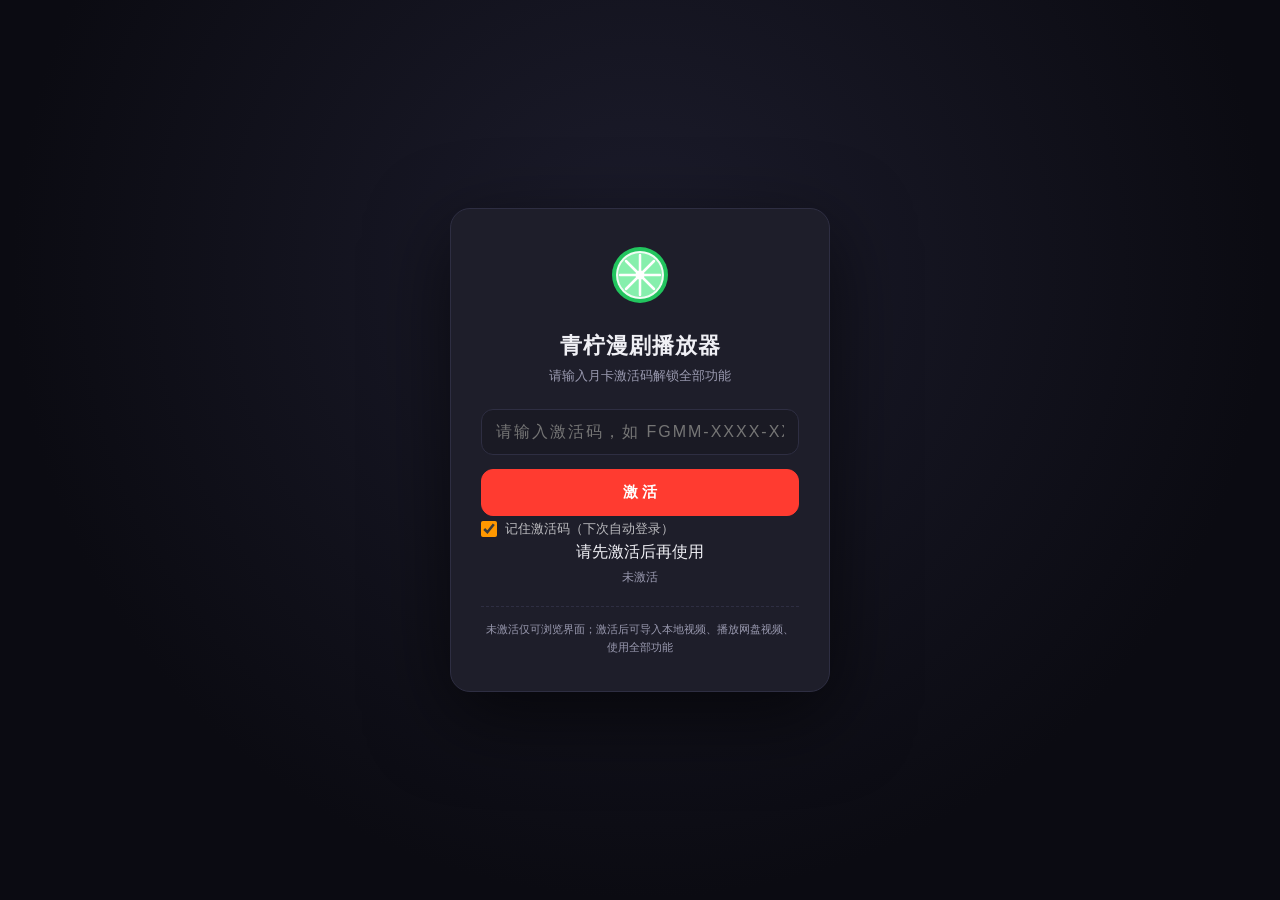
<file: index.html>
<!DOCTYPE html>
<html lang="zh-CN">
<head>
<meta charset="UTF-8">
<meta name="viewport" content="width=device-width, initial-scale=1.0, maximum-scale=1.0, user-scalable=no, viewport-fit=cover">
<meta name="apple-mobile-web-app-capable" content="yes">
<meta name="apple-mobile-web-app-status-bar-style" content="black-translucent">
<meta name="apple-mobile-web-app-title" content="青柠漫剧">
<meta name="theme-color" content="#12121a">
<meta name="format-detection" content="telephone=no">
<meta name="mobile-web-app-capable" content="yes">
<meta name="screen-orientation" content="portrait">
<meta name="x5-fullscreen" content="true">
<meta name="x5-page-mode" content="app">
<title>青柠漫剧播放器</title>
<link rel="manifest" href="manifest.json">
<link rel="apple-touch-icon" href="icons/icon-192.png">
<link rel="apple-touch-icon" sizes="152x152" href="icons/icon-192.png">
<link rel="apple-touch-icon" sizes="180x180" href="icons/icon-192.png">
<link rel="apple-touch-icon" sizes="167x167" href="icons/icon-192.png">
<!-- iOS 启动画面 -->
<link rel="apple-touch-startup-image" href="icons/icon-512.png" media="(device-width: 428px) and (device-height: 926px) and (-webkit-device-pixel-ratio: 3)">
<link rel="apple-touch-startup-image" href="icons/icon-512.png" media="(device-width: 390px) and (device-height: 844px) and (-webkit-device-pixel-ratio: 3)">
<link rel="apple-touch-startup-image" href="icons/icon-512.png" media="(device-width: 393px) and (device-height: 852px) and (-webkit-device-pixel-ratio: 3)">
<link rel="apple-touch-startup-image" href="icons/icon-512.png" media="(device-width: 414px) and (device-height: 896px) and (-webkit-device-pixel-ratio: 3)">
<link rel="apple-touch-startup-image" href="icons/icon-512.png" media="(device-width: 375px) and (device-height: 812px) and (-webkit-device-pixel-ratio: 3)">
<link rel="apple-touch-startup-image" href="icons/icon-512.png" media="(device-width: 375px) and (device-height: 667px) and (-webkit-device-pixel-ratio: 2)">
<link rel="apple-touch-startup-image" href="icons/icon-512.png" media="(device-width: 768px) and (device-height: 1024px) and (-webkit-device-pixel-ratio: 2)">
<link rel="apple-touch-startup-image" href="icons/icon-512.png" media="(device-width: 820px) and (device-height: 1180px) and (-webkit-device-pixel-ratio: 2)">
<link rel="apple-touch-startup-image" href="icons/icon-512.png" media="(device-width: 834px) and (device-height: 1194px) and (-webkit-device-pixel-ratio: 2)">
<link rel="stylesheet" href="css/style.css">
</head>
<body>

<div class="app" id="app">

  <!-- ======== 顶部工具条 ======== -->
  <header class="toolbar">
    <div class="brand">
      <div class="brand-icon">
        <svg viewBox="0 0 64 64" width="28" height="28">
          <circle cx="32" cy="32" r="28" fill="#22c55e"/>
          <circle cx="32" cy="32" r="24" fill="#f0fdf4"/>
          <circle cx="32" cy="32" r="22" fill="#86efac"/>
          <g stroke="#fff" stroke-width="2.5" stroke-linecap="round">
            <line x1="32" y1="12" x2="32" y2="52"/>
            <line x1="12" y1="32" x2="52" y2="32"/>
            <line x1="18" y1="18" x2="46" y2="46"/>
            <line x1="46" y1="18" x2="18" y2="46"/>
          </g>
          <circle cx="32" cy="32" r="4.5" fill="#fff"/>
        </svg>
      </div>
      <span class="brand-name" id="brandName">青柠漫剧播放器</span>
    </div>
    <div class="toolbar-actions">
      <button class="tb-btn" id="btnImport" title="导入视频 / 封面图">
        <svg viewBox="0 0 24 24"><path d="M12 16V4m0 0 4 4m-4-4L8 8M4 16v3a1 1 0 0 0 1 1h14a1 1 0 0 0 1-1v-3"/></svg>
        <span>导入</span>
      </button>
      <!-- 导入选择菜单（视频/图片） -->
      <div class="import-menu" id="importMenu" hidden>
        <div class="import-item" id="impVideo">🎬 导入视频</div>
        <div class="import-item" id="impImage">🖼️ 导入封面图</div>
      </div>
      <button class="tb-btn" id="btnNetwork" title="添加网盘 / 网络视频链接">
        <svg viewBox="0 0 24 24"><path d="M12 3a7 7 0 0 0-7 7c0 3.5 2.4 5.3 4 7.5l1 2.5h4l1-2.5c1.6-2.2 4-4 4-7.5a7 7 0 0 0-7-7z"/><circle cx="12" cy="10" r="2.6"/></svg>
        <span>网盘链接</span>
      </button>
      <button class="tb-btn" id="btnSettings" title="播放器设置">
        <svg viewBox="0 0 24 24"><path d="M12 15.5a3.5 3.5 0 1 0 0-7 3.5 3.5 0 0 0 0 7z"/><path d="M19.4 13a7.6 7.6 0 0 0 .1-1 7.6 7.6 0 0 0-.1-1l2-1.6-2-3.4-2.4 1a7.7 7.7 0 0 0-1.7-1L15 3.5h-4l-.4 2.5a7.7 7.7 0 0 0-1.7 1l-2.4-1-2 3.4 2 1.6a7.6 7.6 0 0 0 0 2l-2 1.6 2 3.4 2.4-1a7.7 7.7 0 0 0 1.7 1l.4 2.5h4l.4-2.5a7.7 7.7 0 0 0 1.7-1l2.4 1 2-3.4-2-1.6z"/></svg>
        <span>设置</span>
      </button>
    </div>
  </header>

  <!-- ======== 主体 ======== -->
  <main class="main">
    <!-- 播放器列 -->
    <section class="player-column">
      <!-- 播放器外框（颜色可自定义） -->
      <div class="player-frame" id="playerFrame">
        <!-- 视频舞台 -->
        <div class="video-stage" id="videoStage">
          <!-- 视频缩放容器（双手缩放/平移，不影响播放） -->
          <div class="video-zoom-wrap" id="videoZoomWrap">
            <video id="video" playsinline webkit-playsinline preload="auto"></video>
          </div>
          <!-- 弹幕层 -->
          <div class="danmaku-layer" id="danmakuLayer"></div>

          <!-- 封面 / 空集提示层 -->
          <div class="poster-layer" id="posterLayer">
            <div class="poster-zoom-wrap" id="posterZoomWrap">
              <img id="posterImg" alt="封面" hidden>
            </div>
            <div class="poster-empty" id="posterEmpty">
              <div class="pe-icon">🎬</div>
              <div class="pe-text" id="posterEmptyText">第 1 集暂无视频<br>点击「导入」添加视频或输入网盘链接</div>
            </div>
          </div>

          <!-- 兼容转码提示（HEVC 等无法直接播放的视频） -->
          <div class="convert-tip" id="convertTip" hidden>
            <div style="flex:1;">
              <div class="ct-text" id="convertText">该视频编码可能不被支持（常见于网盘下载的 HEVC/H.265 视频），播放器可一键转码后播放</div>
              <div class="convert-progress" id="convertProgress" hidden>
                <div class="convert-progress-bar" id="convertProgressBar"></div>
              </div>
              <div class="convert-progress-text" id="convertProgressText" hidden></div>
            </div>
            <button class="m-btn primary" id="btnConvert">一键转码播放</button>
          </div>

          <!-- 顶部信息栏（视频中播放器风格：返回+剧名+集数） -->
          <div class="title-bar" id="titleBar">
            <button class="tb-back" id="btnBack" title="返回">‹</button>
            <div class="title-info">
              <span class="title-series" id="titleSeriesName">朝朝入梦（已完结）</span>
              <span class="title-ep" id="titleBarText">第2集</span>
            </div>
            <button class="tb-fs" id="btnTitleFull" title="全屏">⛶</button>
          </div>

          <!-- 中央播放按钮 -->
          <div class="center-play" id="centerPlay" hidden>
            <svg viewBox="0 0 24 24"><path d="M8 5v14l11-7z" fill="currentColor"/></svg>
          </div>

          <!-- 加载中 -->
          <div class="loading" id="loading" hidden><div class="spinner"></div><span>加载中…</span></div>

          <!-- 底部控制栏（极简风格：橙色暂停+时间+进度+总时长+选集+更多+全屏） -->
          <div class="controls" id="controls">
            <!-- 弹幕输入行（可在设置中开关） -->
            <div class="danmaku-row">
              <input type="text" class="danmaku-input" id="danmakuInput" placeholder="发弹幕，按回车发送" maxlength="50">
              <button class="danmaku-send" id="btnDanmakuSend">发送</button>
            </div>
            <div class="controls-row">
              <!-- 橙色暂停按钮 -->
              <button class="c-btn play-btn" id="btnPlay" title="播放 / 暂停">
                <svg id="icPlay" viewBox="0 0 24 24"><path d="M8 5v14l11-7z" fill="currentColor"/></svg>
                <svg id="icPause" viewBox="0 0 24 24" hidden><path d="M6 5h4v14H6zM14 5h4v14h-4z" fill="currentColor"/></svg>
              </button>

              <!-- 当前时间 -->
              <span class="time-label" id="curTime">00:00</span>

              <!-- 进度条 -->
              <div class="seek-wrap">
                <input type="range" id="seek" class="seek" min="0" max="1000" value="0" step="1">
              </div>

              <!-- 总时长 -->
              <span class="time-label" id="durTime">05:00</span>

              <!-- 下一集 -->
              <button class="c-btn" id="btnNext" title="下一集">
                <svg viewBox="0 0 24 24"><path d="M5 5v14l9-7z" fill="currentColor"/><rect x="16" y="5" width="2.6" height="14" fill="currentColor"/></svg>
              </button>

              <!-- 蓝色选集按钮 -->
              <button class="ep-toggle-btn" id="btnEpToggle" title="选集">选集</button>

              <!-- 更多按钮（倍速/比例/循环/音量/弹幕等高级功能） -->
              <div class="more-wrap">
                <button class="c-btn more-btn" id="btnMore" title="更多">⋯</button>
                <div class="more-menu" id="moreMenu" hidden>
                  <div class="mm-section">
                    <div class="mm-label">播放速度</div>
                    <div class="mm-speed-row">
                      <div class="mm-speed-item" data-s="0.5">0.5x</div>
                      <div class="mm-speed-item" data-s="0.75">0.75x</div>
                      <div class="mm-speed-item active" data-s="1">1.0x</div>
                      <div class="mm-speed-item" data-s="1.25">1.25x</div>
                      <div class="mm-speed-item" data-s="1.5">1.5x</div>
                      <div class="mm-speed-item" data-s="2">2.0x</div>
                      <div class="mm-speed-item" data-s="3">3.0x</div>
                    </div>
                  </div>
                  <div class="mm-section">
                    <div class="mm-label">画面比例</div>
                    <div class="mm-ratio-row">
                      <div class="mm-ratio-item active" data-r="auto">自适应</div>
                      <div class="mm-ratio-item" data-r="16:9">16:9</div>
                      <div class="mm-ratio-item" data-r="9:16">9:16</div>
                      <div class="mm-ratio-item" data-r="4:3">4:3</div>
                      <div class="mm-ratio-item" data-r="origin">原始</div>
                    </div>
                  </div>
                  <div class="mm-section mm-row-section">
                    <div class="mm-toggle-item" id="mmLoop">
                      <span>循环播放</span>
                      <div class="mm-switch" id="mmLoopSwitch"><div class="mm-switch-dot"></div></div>
                    </div>
                    <div class="mm-toggle-item" id="mmDanmaku">
                      <span>弹幕显示</span>
                      <div class="mm-switch active" id="mmDanmakuSwitch"><div class="mm-switch-dot"></div></div>
                    </div>
                  </div>
                  <div class="mm-section">
                    <div class="mm-label">音量</div>
                    <div class="mm-vol-row">
                      <svg viewBox="0 0 24 24" width="18" height="18"><path d="M3 9v6h4l5 5V4L7 9H3z" fill="currentColor"/></svg>
                      <input type="range" id="vol" class="vol mm-vol" min="0" max="100" value="100">
                    </div>
                  </div>
                </div>
              </div>

              <!-- 全屏按钮 -->
              <button class="c-btn" id="btnFull" title="全屏">
                <svg viewBox="0 0 24 24"><path d="M4 9V4h5M20 9V4h-5M4 15v5h5M20 15v5h-5" stroke="currentColor" stroke-width="2" fill="none" stroke-linecap="round"/></svg>
              </button>
            </div>
          </div>

          <!-- 右侧选集面板（滑入式 overlay，视频中播放器风格） -->
          <aside class="episode-panel" id="episodePanel">
            <div class="ep-header">
              <span>选集</span>
              <button class="ep-set" id="btnEpSet" title="设置集数">⚙</button>
              <button class="ep-close" id="btnEpClose" title="关闭">×</button>
            </div>
            <div class="ep-list" id="epList"></div>
            <div class="ep-footer">
              <button class="ep-import" id="btnEpImport">导入视频到当前集</button>
            </div>
          </aside>
          <!-- 选集遮罩层（点击关闭选集） -->
          <div class="ep-mask" id="epMask"></div>
        </div>
      </div>

      <!-- 播放器说明条 -->
      <div class="hint-bar" id="hintBar">
        <span>💡 点击「选集」右侧滑出剧集列表；控制栏2秒无操作自动隐藏，点击画面唤出。支持导入本地视频/封面、网盘链接（m3u8/mp4/flv）、弹幕、倍速、画面缩放。</span>
      </div>
    </section>
  </main>
</div>

<!-- ======== 激活遮罩（月卡） ======== -->
<div class="activate-mask" id="activateMask" hidden>
  <div class="activate-box">
    <div class="act-logo">
      <svg viewBox="0 0 64 64" width="64" height="64">
        <circle cx="32" cy="32" r="28" fill="#22c55e"/>
        <circle cx="32" cy="32" r="24" fill="#f0fdf4"/>
        <circle cx="32" cy="32" r="22" fill="#86efac"/>
        <g stroke="#fff" stroke-width="2.5" stroke-linecap="round">
          <line x1="32" y1="12" x2="32" y2="52"/>
          <line x1="12" y1="32" x2="52" y2="32"/>
          <line x1="18" y1="18" x2="46" y2="46"/>
          <line x1="46" y1="18" x2="18" y2="46"/>
        </g>
        <circle cx="32" cy="32" r="4.5" fill="#fff"/>
      </svg>
    </div>
    <div class="act-title">青柠漫剧播放器</div>
    <div class="act-sub">请输入月卡激活码解锁全部功能</div>
    <input type="text" id="actCode" maxlength="24" placeholder="请输入激活码，如 FGMM-XXXX-XXXX">
    <button class="m-btn primary act-btn" id="btnActivate">激 活</button>
    <label class="act-remember">
      <input type="checkbox" id="actRemember" checked>
      <span>记住激活码（下次自动登录）</span>
    </label>
    <div class="act-msg" id="actMsg"></div>
    <div class="act-exp" id="actExp"></div>
    <div class="act-foot">未激活仅可浏览界面；激活后可导入本地视频、播放网盘视频、使用全部功能</div>
  </div>
</div>
<!-- 隐藏的文件选择输入 -->
<input type="file" id="fileVideo" accept="video/*" hidden>
<input type="file" id="fileImage" accept="image/*" hidden>

<!-- ======== 模态框：设置 ======== -->
<div class="modal-mask" id="modalSettings" hidden>
  <div class="modal">
    <div class="modal-head"><span>播放器设置</span><button class="modal-close" data-close="modalSettings">×</button></div>
    <div class="modal-body">
      <div class="form-item">
        <label>剧集名称（可修改）</label>
        <input type="text" id="setSeriesName" placeholder="例如：春风渡（未删减版）">
      </div>
      <div class="form-item">
        <label>选集总数（人为设置，不必等于实际视频数）</label>
        <input type="number" id="setEpCount" min="1" max="999" value="12">
      </div>
      <div class="form-item">
        <label>当前集标题（显示在顶部窄条，可留空用默认）</label>
        <input type="text" id="setEpTitle" placeholder="例如：玉僧入尘·第一集">
        <button type="button" id="btnGenAllTitles" style="margin-top:8px;width:100%;padding:8px;border-radius:8px;border:1px solid rgba(255,255,255,.15);background:rgba(255,255,255,.06);color:#fff;font-size:13px;cursor:pointer;">一键生成所有集标题（剧名·第N集）</button>
      </div>
      <div class="form-item">
        <label>播放器外框颜色（可自定义）</label>
        <div class="color-row">
          <input type="color" id="setColor" value="#ff3b30">
          <span id="colorPreview">#ff3b30</span>
        </div>
      </div>
      <div class="form-item">
        <label>默认画面比例</label>
        <select id="setRatio">
          <option value="auto">自适应</option>
          <option value="16:9">16:9 横屏</option>
          <option value="9:16">9:16 竖屏</option>
          <option value="4:3">4:3</option>
          <option value="origin">原始尺寸</option>
        </select>
      </div>
      <div class="form-item">
        <label>默认播放速度</label>
        <select id="setSpeed">
          <option value="0.5">0.5x</option>
          <option value="0.75">0.75x</option>
          <option value="1" selected>1.0x</option>
          <option value="1.25">1.25x</option>
          <option value="1.5">1.5x</option>
          <option value="2">2.0x</option>
          <option value="3">3.0x</option>
        </select>
      </div>
      <div class="form-item">
        <label>自定义视频时长（分钟，0=实际时长）</label>
        <input type="number" id="setCustomDuration" min="0" max="9999" step="0.5" placeholder="0" style="width:100%;padding:8px 10px;border-radius:8px;border:1px solid rgba(255,255,255,.15);background:rgba(255,255,255,.06);color:#fff;font-size:14px;box-sizing:border-box;">
      </div>
      <div class="form-item">
        <label>暂停时显示中央播放图标</label>
        <select id="setShowPauseIcon">
          <option value="1">显示</option>
          <option value="0">不显示</option>
        </select>
      </div>
      <div class="form-item">
        <label>选集显示模式</label>
        <select id="setEpDisplayMode">
          <option value="full">显示集数+名字</option>
          <option value="num">只显示集数</option>
        </select>
      </div>
      <div class="form-item">
        <label>弹幕输入框</label>
        <select id="setDanmakuInput">
          <option value="1">显示</option>
          <option value="0">不显示</option>
        </select>
      </div>
      <div class="form-item">
        <label>弹幕模式</label>
        <select id="setDanmakuMode">
          <option value="scroll">滚动飘过（缓慢）</option>
          <option value="fixed">固定不动（屏幕中间）</option>
        </select>
      </div>
      <div class="form-item license-server-config" hidden>
        <label>服务端验证（防止激活码多设备使用）</label>
        <label class="server-switch">
          <input type="checkbox" id="setLicenseServerEnabled">
          <span>启用服务端验证</span>
        </label>
        <input type="text" id="setLicenseServer" placeholder="授权服务器地址，如 http://your-server.com:3000" style="margin-top:8px;">
        <div class="server-hint">启用后，激活码首次激活会绑定设备，其他设备无法使用。需自行部署授权服务器。</div>
      </div>
      <div class="form-item license-status">
        <label>激活状态</label>
        <div class="license-info" id="licenseInfo">未激活</div>
      </div>
    </div>
    <div class="modal-foot">
      <button class="m-btn danger" id="btnClearAll" title="清除所有导入的视频和图片">一键清除</button>
      <button class="m-btn primary" id="btnSaveSettings">保存设置</button>
    </div>
  </div>
</div>

<!-- ======== 模态框：网盘 / 网络链接 ======== -->
<div class="modal-mask" id="modalNetwork" hidden>
  <div class="modal">
    <div class="modal-head"><span>添加网盘 / 网络视频</span><button class="modal-close" data-close="modalNetwork">×</button></div>
    <div class="modal-body">
      <div class="form-item">
        <label>视频直链地址（自动识别 m3u8 / mp4 / flv / webm）</label>
        <input type="url" id="netUrl" placeholder="粘贴视频直链或串流地址…">
      </div>
      <div class="net-tip" id="netTip">
        支持格式：<b>.m3u8</b>（HLS 串流）、<b>.mp4</b>、<b>.flv</b>、<b>.webm</b> 等<b>视频直链</b>地址。<br>
        ⚠️ 若粘贴的是网盘<b>分享页面</b>（pan.baidu.com / pan.quark.cn 等），播放器无法直接解析登录鉴权页面。<br>
        请点击网盘里的「下载」或「获取直链」，复制<b>可直接播放的视频地址</b>（.mp4 / .m3u8 结尾）后粘贴。
      </div>
      <div class="form-item">
        <label>保存到选集（选择集数）</label>
        <select id="netEp"></select>
      </div>
    </div>
    <div class="modal-foot">
      <button class="m-btn" id="btnNetClear">清除该集链接</button>
      <button class="m-btn primary" id="btnNetSave">保存并播放</button>
    </div>
  </div>
</div>

<!-- ======== 模态框：集数快速设置 ======== -->
<div class="modal-mask" id="modalEpSet" hidden>
  <div class="modal modal-sm">
    <div class="modal-head"><span>设置选集数量</span><button class="modal-close" data-close="modalEpSet">×</button></div>
    <div class="modal-body">
      <div class="form-item">
        <label>选集总数</label>
        <input type="number" id="quickEpCount" min="1" max="999" value="12">
      </div>
    </div>
    <div class="modal-foot">
      <button class="m-btn primary" id="btnQuickEpSave">确定</button>
    </div>
  </div>
</div>

<script src="js/db.js"></script>
<script src="js/hls.min.js"></script>
<script src="js/flv.min.js"></script>
<script>
  if ('serviceWorker' in navigator) {
    if (location.hostname === 'localhost' || location.hostname === '127.0.0.1') {
      navigator.serviceWorker.getRegistrations().then(function (regs) {
        regs.forEach(function (r) { r.unregister(); });
      }).catch(function () {});
    } else {
      window.addEventListener('load', function () {
        navigator.serviceWorker.register('./sw.js').catch(function () {});
      });
    }
  }
</script>
<script src="js/app.js"></script>
</body>
</html>
</file>
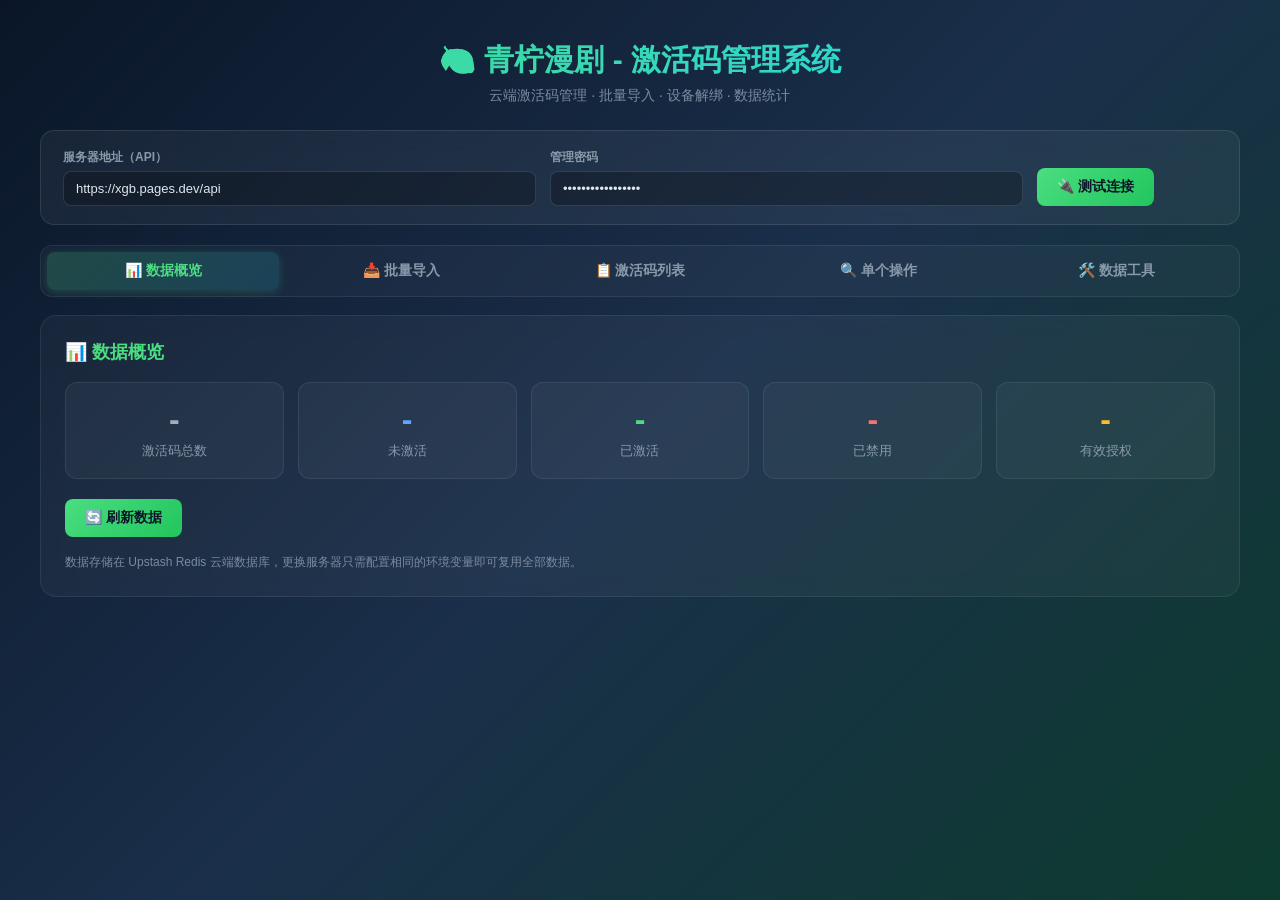
<file: admin.html>
<!DOCTYPE html>
<html lang="zh-CN">
<head>
<meta charset="UTF-8">
<meta name="viewport" content="width=device-width, initial-scale=1.0">
<title>青柠漫剧 - 激活码管理系统</title>
<style>
  * { margin: 0; padding: 0; box-sizing: border-box; }
  body {
    font-family: -apple-system, BlinkMacSystemFont, 'Segoe UI', 'PingFang SC', 'Microsoft YaHei', sans-serif;
    background: linear-gradient(135deg, #0a1628 0%, #1a2f4a 50%, #0d3b2e 100%);
    min-height: 100vh;
    color: #e0e6ed;
    padding: 20px;
  }
  .container { max-width: 1200px; margin: 0 auto; }

  /* 顶部标题 */
  .header {
    text-align: center;
    padding: 20px 0 25px;
  }
  .header h1 {
    font-size: 30px;
    background: linear-gradient(90deg, #4ade80, #22d3ee);
    -webkit-background-clip: text;
    -webkit-text-fill-color: transparent;
    margin-bottom: 6px;
  }
  .header p { color: #7a8ba0; font-size: 14px; }

  /* 配置栏 */
  .config-bar {
    background: rgba(255,255,255,0.05);
    border: 1px solid rgba(255,255,255,0.1);
    border-radius: 14px;
    padding: 18px 22px;
    margin-bottom: 20px;
    display: flex;
    gap: 14px;
    flex-wrap: wrap;
    align-items: flex-end;
    backdrop-filter: blur(10px);
  }
  .config-bar .form-group { margin-bottom: 0; flex: 1; min-width: 180px; }
  .config-bar label { font-size: 12px; color: #8899aa; margin-bottom: 5px; }
  .config-bar input { padding: 9px 12px; font-size: 13px; }
  .conn-status {
    font-size: 12px;
    padding: 4px 10px;
    border-radius: 20px;
    font-weight: 600;
    display: inline-block;
    margin-top: 6px;
  }
  .conn-status.ok { background: rgba(74,222,128,0.15); color: #4ade80; }
  .conn-status.fail { background: rgba(248,113,113,0.15); color: #f87171; }

  /* 标签页 */
  .tabs {
    display: flex;
    gap: 6px;
    margin-bottom: 18px;
    flex-wrap: wrap;
    background: rgba(255,255,255,0.03);
    padding: 6px;
    border-radius: 12px;
    border: 1px solid rgba(255,255,255,0.08);
  }
  .tab {
    padding: 10px 18px;
    background: transparent;
    color: #8899aa;
    border: none;
    border-radius: 8px;
    cursor: pointer;
    font-size: 14px;
    font-weight: 600;
    transition: all 0.2s;
    flex: 1;
    min-width: 100px;
  }
  .tab:hover { color: #c0d0e0; background: rgba(255,255,255,0.05); }
  .tab.active {
    background: linear-gradient(135deg, rgba(74,222,128,0.2), rgba(34,211,238,0.15));
    color: #4ade80;
    box-shadow: 0 2px 10px rgba(74,222,128,0.2);
  }

  /* 面板 */
  .panel {
    background: rgba(255,255,255,0.04);
    border: 1px solid rgba(255,255,255,0.08);
    border-radius: 16px;
    padding: 24px;
    backdrop-filter: blur(10px);
    display: none;
  }
  .panel.active { display: block; }
  .panel h2 {
    font-size: 18px;
    color: #4ade80;
    margin-bottom: 18px;
    display: flex;
    align-items: center;
    gap: 8px;
  }

  /* 统计卡片 */
  .stats-grid {
    display: grid;
    grid-template-columns: repeat(auto-fit, minmax(160px, 1fr));
    gap: 14px;
    margin-bottom: 20px;
  }
  .stat-card {
    background: rgba(255,255,255,0.04);
    border: 1px solid rgba(255,255,255,0.08);
    border-radius: 12px;
    padding: 18px;
    text-align: center;
    transition: transform 0.2s;
  }
  .stat-card:hover { transform: translateY(-2px); }
  .stat-card .num { font-size: 32px; font-weight: 700; }
  .stat-card .label { font-size: 13px; color: #8899aa; margin-top: 4px; }
  .stat-card.total .num { color: #a0aec0; }
  .stat-card.unused .num { color: #60a5fa; }
  .stat-card.activated .num { color: #4ade80; }
  .stat-card.disabled .num { color: #f87171; }
  .stat-card.licenses .num { color: #fbbf24; }

  /* 表单 */
  .form-group { margin-bottom: 16px; }
  label {
    display: block;
    color: #a0b0c0;
    margin-bottom: 6px;
    font-weight: 600;
    font-size: 13px;
  }
  input, select, textarea {
    width: 100%;
    padding: 10px 14px;
    background: rgba(0,0,0,0.25);
    border: 1px solid rgba(255,255,255,0.12);
    border-radius: 8px;
    color: #e0e6ed;
    font-size: 14px;
    transition: border-color 0.2s;
    outline: none;
  }
  input:focus, select:focus, textarea:focus { border-color: #4ade80; }
  textarea { resize: vertical; min-height: 140px; font-family: 'Courier New', monospace; font-size: 13px; line-height: 1.6; }
  select option { background: #1a2f4a; }

  .row { display: flex; gap: 12px; flex-wrap: wrap; }
  .row .form-group { flex: 1; min-width: 150px; }

  /* 按钮 */
  .btn-group { display: flex; gap: 8px; margin-top: 16px; flex-wrap: wrap; }
  button {
    padding: 10px 20px;
    border: none;
    border-radius: 8px;
    font-size: 14px;
    font-weight: 600;
    cursor: pointer;
    transition: all 0.2s;
  }
  button:hover { transform: translateY(-1px); }
  button:disabled { opacity: 0.5; cursor: not-allowed; transform: none; }
  .btn-primary {
    background: linear-gradient(135deg, #4ade80, #22c55e);
    color: #0a1628;
  }
  .btn-primary:hover { box-shadow: 0 4px 15px rgba(74,222,128,0.35); }
  .btn-secondary {
    background: rgba(255,255,255,0.08);
    color: #c0d0e0;
    border: 1px solid rgba(255,255,255,0.15);
  }
  .btn-secondary:hover { background: rgba(255,255,255,0.12); }
  .btn-danger {
    background: rgba(248,113,113,0.15);
    color: #f87171;
    border: 1px solid rgba(248,113,113,0.3);
  }
  .btn-danger:hover { background: rgba(248,113,113,0.25); }
  .btn-warning {
    background: rgba(251,191,36,0.15);
    color: #fbbf24;
    border: 1px solid rgba(251,191,36,0.3);
  }
  .btn-warning:hover { background: rgba(251,191,36,0.25); }
  .btn-info {
    background: rgba(96,165,250,0.15);
    color: #60a5fa;
    border: 1px solid rgba(96,165,250,0.3);
  }
  .btn-info:hover { background: rgba(96,165,250,0.25); }
  .btn-sm { padding: 6px 12px; font-size: 12px; }

  /* 表格 */
  .table-wrap {
    overflow-x: auto;
    border-radius: 10px;
    border: 1px solid rgba(255,255,255,0.08);
  }
  table {
    width: 100%;
    border-collapse: collapse;
    font-size: 13px;
  }
  thead { background: rgba(74,222,128,0.08); }
  th {
    padding: 12px 14px;
    text-align: left;
    color: #4ade80;
    font-weight: 600;
    white-space: nowrap;
    border-bottom: 1px solid rgba(255,255,255,0.1);
  }
  td {
    padding: 11px 14px;
    border-bottom: 1px solid rgba(255,255,255,0.05);
    color: #c0d0e0;
  }
  tbody tr:hover { background: rgba(255,255,255,0.03); }
  .code-text { font-family: 'Courier New', monospace; color: #60a5fa; font-weight: 600; letter-spacing: 0.5px; }

  /* 状态标签 */
  .badge {
    display: inline-block;
    padding: 3px 10px;
    border-radius: 20px;
    font-size: 11px;
    font-weight: 600;
  }
  .badge.unused { background: rgba(96,165,250,0.15); color: #60a5fa; }
  .badge.activated { background: rgba(74,222,128,0.15); color: #4ade80; }
  .badge.disabled { background: rgba(248,113,113,0.15); color: #f87171; }
  .badge.type-D { background: rgba(74,222,128,0.12); color: #86efac; }
  .badge.type-M { background: rgba(96,165,250,0.12); color: #93c5fd; }
  .badge.type-Y { background: rgba(251,191,36,0.12); color: #fcd34d; }

  /* 分页 */
  .pagination {
    display: flex;
    justify-content: space-between;
    align-items: center;
    margin-top: 16px;
    flex-wrap: wrap;
    gap: 10px;
  }
  .pagination .info { font-size: 13px; color: #8899aa; }
  .page-btns { display: flex; gap: 6px; }
  .page-btns button {
    padding: 6px 12px;
    font-size: 12px;
    background: rgba(255,255,255,0.06);
    color: #a0b0c0;
    border: 1px solid rgba(255,255,255,0.1);
  }
  .page-btns button.active {
    background: rgba(74,222,128,0.2);
    color: #4ade80;
    border-color: rgba(74,222,128,0.4);
  }
  .page-btns button:disabled { opacity: 0.4; }

  /* 筛选栏 */
  .filter-bar {
    display: flex;
    gap: 10px;
    margin-bottom: 16px;
    flex-wrap: wrap;
    align-items: flex-end;
  }
  .filter-bar .form-group { margin-bottom: 0; flex: 1; min-width: 140px; }
  .filter-bar label { font-size: 12px; color: #8899aa; }

  /* 操作按钮组 */
  .action-btns { display: flex; gap: 4px; flex-wrap: wrap; }
  .action-btns button { padding: 4px 8px; font-size: 11px; }

  /* 提示消息 */
  .toast {
    position: fixed;
    top: 20px;
    left: 50%;
    transform: translateX(-50%);
    padding: 12px 24px;
    border-radius: 10px;
    font-weight: 600;
    font-size: 14px;
    z-index: 9999;
    opacity: 0;
    transition: opacity 0.3s;
    max-width: 90%;
  }
  .toast.show { opacity: 1; }
  .toast.success { background: rgba(74,222,128,0.95); color: #0a1628; }
  .toast.error { background: rgba(248,113,113,0.95); color: #fff; }
  .toast.info { background: rgba(96,165,250,0.95); color: #fff; }

  /* 详情卡片 */
  .detail-card {
    background: rgba(0,0,0,0.2);
    border: 1px solid rgba(255,255,255,0.08);
    border-radius: 10px;
    padding: 18px;
    margin-top: 16px;
  }
  .detail-row {
    display: flex;
    padding: 8px 0;
    border-bottom: 1px solid rgba(255,255,255,0.05);
    font-size: 13px;
  }
  .detail-row:last-child { border-bottom: none; }
  .detail-row .key { width: 140px; color: #8899aa; flex-shrink: 0; }
  .detail-row .val { color: #e0e6ed; word-break: break-all; }

  /* 导入结果 */
  .import-result {
    margin-top: 16px;
    padding: 14px;
    background: rgba(0,0,0,0.2);
    border-radius: 10px;
    font-size: 13px;
    display: none;
  }
  .import-result.show { display: block; }
  .import-result .line { padding: 4px 0; color: #c0d0e0; }
  .import-result .line strong { color: #4ade80; }

  .hint {
    font-size: 12px;
    color: #7a8ba0;
    margin-top: 6px;
    line-height: 1.6;
  }
  .hint code {
    background: rgba(0,0,0,0.3);
    padding: 2px 6px;
    border-radius: 4px;
    color: #60a5fa;
    font-size: 11px;
  }

  /* 加载动画 */
  .loading {
    display: inline-block;
    width: 16px;
    height: 16px;
    border: 2px solid rgba(255,255,255,0.2);
    border-top-color: #4ade80;
    border-radius: 50%;
    animation: spin 0.8s linear infinite;
    vertical-align: middle;
    margin-right: 6px;
  }
  @keyframes spin { to { transform: rotate(360deg); } }

  .empty-state {
    text-align: center;
    padding: 40px 20px;
    color: #7a8ba0;
  }
  .empty-state .icon { font-size: 48px; margin-bottom: 10px; }
</style>
</head>
<body>
<div class="container">
  <div class="header">
    <h1>🍋 青柠漫剧 - 激活码管理系统</h1>
    <p>云端激活码管理 · 批量导入 · 设备解绑 · 数据统计</p>
  </div>

  <!-- 配置栏 -->
  <div class="config-bar">
    <div class="form-group">
      <label>服务器地址（API）</label>
      <input type="text" id="serverUrl" value="https://xgb.pages.dev/api" placeholder="https://你的项目名.pages.dev/api">
    </div>
    <div class="form-group">
      <label>管理密码</label>
      <input type="password" id="adminPassword" value="orange-admin-2026" placeholder="ADMIN_PASSWORD">
    </div>
    <div class="form-group" style="flex:0 0 auto;">
      <button class="btn btn-primary" onclick="testConnection()">🔌 测试连接</button>
      <div id="connStatus" class="conn-status" style="display:none;"></div>
    </div>
  </div>

  <!-- 标签页 -->
  <div class="tabs">
    <button class="tab active" onclick="switchTab('overview')">📊 数据概览</button>
    <button class="tab" onclick="switchTab('import')">📥 批量导入</button>
    <button class="tab" onclick="switchTab('list')">📋 激活码列表</button>
    <button class="tab" onclick="switchTab('single')">🔍 单个操作</button>
    <button class="tab" onclick="switchTab('tools')">🛠️ 数据工具</button>
  </div>

  <!-- 数据概览 -->
  <div class="panel active" id="panel-overview">
    <h2>📊 数据概览</h2>
    <div class="stats-grid" id="statsGrid">
      <div class="stat-card total"><div class="num">-</div><div class="label">激活码总数</div></div>
      <div class="stat-card unused"><div class="num">-</div><div class="label">未激活</div></div>
      <div class="stat-card activated"><div class="num">-</div><div class="label">已激活</div></div>
      <div class="stat-card disabled"><div class="num">-</div><div class="label">已禁用</div></div>
      <div class="stat-card licenses"><div class="num">-</div><div class="label">有效授权</div></div>
    </div>
    <div class="btn-group">
      <button class="btn btn-primary" onclick="loadStats()">🔄 刷新数据</button>
    </div>
    <div class="hint" style="margin-top:16px;">
      数据存储在 Upstash Redis 云端数据库，更换服务器只需配置相同的环境变量即可复用全部数据。
    </div>
  </div>

  <!-- 批量导入 -->
  <div class="panel" id="panel-import">
    <h2>📥 批量导入激活码</h2>
    <div class="form-group">
      <label>粘贴激活码（每行一个）</label>
      <textarea id="importCodes" placeholder="FGMM-M-0001-XXXX&#10;FGMM-M-0002-XXXX&#10;FGMM-Y-0001-XXXX"></textarea>
      <div class="hint">
        格式：<code>FGMM-类型(D天/M月/Y年)-4位序号-4位校验码</code>，使用「青柠漫剧-激活码生成器」生成。已存在的激活码会自动跳过，格式错误的会被标记为无效。
      </div>
    </div>
    <div class="btn-group">
      <button class="btn btn-primary" onclick="importCodes()">📥 开始导入</button>
      <button class="btn btn-secondary" onclick="document.getElementById('importCodes').value=''">🗑️ 清空</button>
    </div>
    <div class="import-result" id="importResult"></div>
  </div>

  <!-- 激活码列表 -->
  <div class="panel" id="panel-list">
    <h2>📋 激活码列表</h2>
    <div class="filter-bar">
      <div class="form-group">
        <label>状态筛选</label>
        <select id="filterStatus" onchange="loadCodes(1)">
          <option value="">全部</option>
          <option value="unused">未激活</option>
          <option value="activated">已激活</option>
          <option value="disabled">已禁用</option>
        </select>
      </div>
      <div class="form-group">
        <label>搜索激活码</label>
        <input type="text" id="searchCode" placeholder="输入激活码关键词" oninput="debounceSearch()">
      </div>
      <div class="form-group" style="flex:0 0 auto;">
        <button class="btn btn-primary" onclick="loadCodes(1)">🔄 刷新</button>
      </div>
    </div>
    <div class="table-wrap">
      <table>
        <thead>
          <tr>
            <th>激活码</th>
            <th>类型</th>
            <th>状态</th>
            <th>激活时间</th>
            <th>设备绑定</th>
            <th>操作</th>
          </tr>
        </thead>
        <tbody id="codesTableBody">
          <tr><td colspan="6"><div class="empty-state"><div class="icon">📭</div>暂无数据，点击刷新加载</div></td></tr>
        </tbody>
      </table>
    </div>
    <div class="pagination">
      <div class="info" id="pageInfo">共 0 条</div>
      <div class="page-btns" id="pageBtns"></div>
    </div>
  </div>

  <!-- 单个操作 -->
  <div class="panel" id="panel-single">
    <h2>🔍 单个激活码操作</h2>
    <div class="row">
      <div class="form-group" style="flex:2;">
        <label>激活码</label>
        <input type="text" id="singleCode" placeholder="FGMM-M-0001-XXXX">
      </div>
      <div class="form-group" style="flex:0 0 auto;">
        <label>&nbsp;</label>
        <button class="btn btn-info" onclick="queryCode()">🔍 查询状态</button>
      </div>
    </div>
    <div id="singleDetail"></div>
    <div class="btn-group" id="singleActions" style="display:none;">
      <button class="btn btn-warning" onclick="unbindCode()">🔓 解绑设备</button>
      <button class="btn btn-danger" onclick="disableCode()">🚫 禁用</button>
      <button class="btn btn-primary" onclick="enableCode()">✅ 启用</button>
    </div>
  </div>

  <!-- 数据工具 -->
  <div class="panel" id="panel-tools">
    <h2>🛠️ 数据工具</h2>
    <div class="form-group">
      <label>数据同步修复</label>
      <div class="hint">
        当激活码列表和授权记录不同步时（例如 licenses 中有记录但 codes 中没有），使用此工具自动修复。会将 licenses 中的数据同步到 codes 中。
      </div>
    </div>
    <div class="btn-group">
      <button class="btn btn-warning" onclick="fixSync()">🔧 执行数据同步修复</button>
    </div>
    <div id="fixResult" class="import-result"></div>

    <div style="margin-top:30px;">
      <label>导出激活码列表</label>
      <div class="hint">导出当前所有激活码为 TXT 文件，方便备份。</div>
      <div class="btn-group">
        <button class="btn btn-secondary" onclick="exportCodes()">💾 导出全部激活码</button>
      </div>
    </div>

    <div style="margin-top:30px;">
      <label>服务器信息</label>
      <div id="serverInfo" class="detail-card" style="margin-top:10px;">
        <div class="detail-row"><div class="key">状态</div><div class="val">未连接</div></div>
      </div>
    </div>
  </div>
</div>

<div class="toast" id="toast"></div>

<script>
// ========== 全局状态 ==========
let currentPage = 1;
const pageSize = 20;
let totalPages = 1;
let currentCodeData = null;
let searchTimer = null;

// ========== 工具函数 ==========
function $(id) { return document.getElementById(id); }

function showToast(msg, type = 'success') {
  const toast = $('toast');
  toast.textContent = msg;
  toast.className = 'toast show ' + type;
  setTimeout(() => toast.classList.remove('show'), 2500);
}

function getConfig() {
  const url = $('serverUrl').value.trim().replace(/\/+$/, '');
  const pwd = $('adminPassword').value.trim();
  return { url, pwd };
}

function saveConfig() {
  localStorage.setItem('qingning_server_url', $('serverUrl').value.trim());
  localStorage.setItem('qingning_admin_pwd', $('adminPassword').value.trim());
}

function loadConfig() {
  const url = localStorage.getItem('qingning_server_url');
  const pwd = localStorage.getItem('qingning_admin_pwd');
  if (url) $('serverUrl').value = url;
  if (pwd) $('adminPassword').value = pwd;
}

async function apiRequest(path, options = {}) {
  const { url, pwd } = getConfig();
  if (!url) { showToast('请先填写服务器地址', 'error'); throw new Error('no server'); }
  
  const fullUrl = url + path;
  const config = {
    method: options.method || 'GET',
    headers: { 'Content-Type': 'application/json' }
  };
  
  if (options.body) {
    config.body = JSON.stringify({ ...options.body, password: pwd });
  }
  
  // GET 请求带密码
  if (config.method === 'GET' && options.includePassword !== false) {
    const sep = fullUrl.includes('?') ? '&' : '?';
    fullUrl = fullUrl + sep + 'password=' + encodeURIComponent(pwd);
  }
  
  const res = await fetch(fullUrl, config);
  const data = await res.json();
  return data;
}

function formatTime(ts) {
  if (!ts) return '-';
  const d = new Date(ts);
  return d.getFullYear() + '-' + 
    String(d.getMonth()+1).padStart(2,'0') + '-' + 
    String(d.getDate()).padStart(2,'0') + ' ' +
    String(d.getHours()).padStart(2,'0') + ':' +
    String(d.getMinutes()).padStart(2,'0');
}

function typeName(t) {
  return { D: '天卡', M: '月卡', Y: '年卡' }[t] || t;
}

function statusName(s) {
  return { unused: '未激活', activated: '已激活', disabled: '已禁用' }[s] || s;
}

// ========== 标签页切换 ==========
function switchTab(name) {
  document.querySelectorAll('.tab').forEach((t, i) => {
    t.classList.toggle('active', ['overview','import','list','single','tools'][i] === name);
  });
  document.querySelectorAll('.panel').forEach(p => p.classList.remove('active'));
  $('panel-' + name).classList.add('active');
  
  if (name === 'overview') loadStats();
  if (name === 'list') loadCodes(1);
  if (name === 'tools') loadServerInfo();
}

// ========== 连接测试 ==========
async function testConnection() {
  saveConfig();
  const { url } = getConfig();
  if (!url) { showToast('请填写服务器地址', 'error'); return; }
  
  const statusEl = $('connStatus');
  statusEl.style.display = 'inline-block';
  statusEl.className = 'conn-status';
  statusEl.textContent = '连接中...';
  
  try {
    const res = await fetch(url + '/');
    const data = await res.json();
    if (data.ok) {
      statusEl.className = 'conn-status ok';
      statusEl.textContent = '✅ 连接成功';
      showToast('连接成功！数据库：' + (data.storage || '未知'));
      loadStats();
    } else {
      statusEl.className = 'conn-status fail';
      statusEl.textContent = '❌ 连接失败';
      showToast('连接失败：' + (data.msg || '未知错误'), 'error');
    }
  } catch (e) {
    statusEl.className = 'conn-status fail';
    statusEl.textContent = '❌ 连接失败';
    showToast('连接失败：' + e.message, 'error');
  }
}

// ========== 数据概览 ==========
async function loadStats() {
  try {
    const { url } = getConfig();
    if (!url) return;
    const res = await fetch(url + '/');
    const data = await res.json();
    if (data.ok && data.stats) {
      const s = data.stats;
      document.querySelector('.stat-card.total .num').textContent = s.totalCodes || 0;
      document.querySelector('.stat-card.unused .num').textContent = s.unused || 0;
      document.querySelector('.stat-card.activated .num').textContent = s.activated || 0;
      document.querySelector('.stat-card.disabled .num').textContent = s.disabled || 0;
      document.querySelector('.stat-card.licenses .num').textContent = s.activeLicenses || 0;
    }
  } catch (e) {
    console.error('加载统计失败', e);
  }
}

// ========== 批量导入 ==========
async function importCodes() {
  const text = $('importCodes').value.trim();
  if (!text) { showToast('请先粘贴激活码', 'error'); return; }
  
  const codes = text.split('\n').map(l => l.trim()).filter(l => l);
  if (codes.length === 0) { showToast('没有有效的激活码', 'error'); return; }
  
  const btn = event.target;
  btn.disabled = true;
  btn.innerHTML = '<span class="loading"></span>导入中...';
  
  try {
    const data = await apiRequest('/admin/import', {
      method: 'POST',
      body: { codes }
    });
    
    const resultEl = $('importResult');
    resultEl.classList.add('show');
    if (data.ok) {
      resultEl.innerHTML = `
        <div class="line">✅ <strong>导入完成</strong></div>
        <div class="line">成功导入：<strong>${data.stats.imported}</strong> 个</div>
        <div class="line">跳过（已存在）：<strong>${data.stats.skipped}</strong> 个</div>
        <div class="line">无效（格式错误）：<strong>${data.stats.invalid}</strong> 个</div>
        <div class="line">数据库总数：<strong>${data.stats.total}</strong> 个</div>
      `;
      showToast(`导入成功：${data.stats.imported}个`);
      loadStats();
    } else {
      resultEl.innerHTML = `<div class="line" style="color:#f87171;">❌ ${data.msg || '导入失败'}</div>`;
      showToast(data.msg || '导入失败', 'error');
    }
  } catch (e) {
    showToast('导入失败：' + e.message, 'error');
  } finally {
    btn.disabled = false;
    btn.textContent = '📥 开始导入';
  }
}

// ========== 激活码列表 ==========
async function loadCodes(page = 1) {
  currentPage = page;
  const status = $('filterStatus').value;
  const search = $('searchCode').value.trim();
  
  const { url, pwd } = getConfig();
  if (!url) { showToast('请先填写服务器地址', 'error'); return; }
  
  let path = `/admin/codes?password=${encodeURIComponent(pwd)}&page=${page}&pageSize=${pageSize}`;
  if (status) path += '&status=' + status;
  
  const tbody = $('codesTableBody');
  tbody.innerHTML = '<tr><td colspan="6"><div class="empty-state"><span class="loading"></span> 加载中...</div></td></tr>';
  
  try {
    const res = await fetch(url + path);
    const data = await res.json();
    
    if (!data.ok) {
      tbody.innerHTML = `<tr><td colspan="6"><div class="empty-state"><div class="icon">⚠️</div>${data.msg || '加载失败'}</div></td></tr>`;
      return;
    }
    
    let list = data.codes || [];
    // 前端搜索过滤
    if (search) {
      list = list.filter(c => c.code.toLowerCase().includes(search.toLowerCase()));
    }
    
    totalPages = data.totalPages || 1;
    
    if (list.length === 0) {
      tbody.innerHTML = '<tr><td colspan="6"><div class="empty-state"><div class="icon">📭</div>暂无数据</div></td></tr>';
    } else {
      tbody.innerHTML = list.map(c => `
        <tr>
          <td class="code-text">${c.code}</td>
          <td><span class="badge type-${c.cardType}">${typeName(c.cardType)}</span></td>
          <td><span class="badge ${c.status}">${statusName(c.status)}</span></td>
          <td>${formatTime(c.activatedAt)}</td>
          <td style="font-size:11px;color:#8899aa;max-width:120px;overflow:hidden;text-overflow:ellipsis;" title="${c.deviceFingerprint || '-'}">${c.deviceFingerprint ? '已绑定' : '-'}</td>
          <td>
            <div class="action-btns">
              <button class="btn btn-info btn-sm" onclick="quickQuery('${c.code}')">查看</button>
              ${c.deviceFingerprint ? `<button class="btn btn-warning btn-sm" onclick="quickUnbind('${c.code}')">解绑</button>` : ''}
              ${c.status === 'disabled' 
                ? `<button class="btn btn-primary btn-sm" onclick="quickEnable('${c.code}')">启用</button>`
                : `<button class="btn btn-danger btn-sm" onclick="quickDisable('${c.code}')">禁用</button>`}
            </div>
          </td>
        </tr>
      `).join('');
    }
    
    $('pageInfo').textContent = `共 ${data.total || 0} 条，第 ${page}/${totalPages} 页`;
    renderPagination();
  } catch (e) {
    tbody.innerHTML = `<tr><td colspan="6"><div class="empty-state"><div class="icon">⚠️</div>加载失败：${e.message}</div></td></tr>`;
  }
}

function renderPagination() {
  const container = $('pageBtns');
  let html = `<button onclick="loadCodes(${currentPage-1})" ${currentPage<=1?'disabled':''}>上一页</button>`;
  
  const maxShow = 5;
  let start = Math.max(1, currentPage - 2);
  let end = Math.min(totalPages, start + maxShow - 1);
  if (end - start < maxShow - 1) start = Math.max(1, end - maxShow + 1);
  
  for (let i = start; i <= end; i++) {
    html += `<button class="${i===currentPage?'active':''}" onclick="loadCodes(${i})">${i}</button>`;
  }
  
  html += `<button onclick="loadCodes(${currentPage+1})" ${currentPage>=totalPages?'disabled':''}>下一页</button>`;
  container.innerHTML = html;
}

function debounceSearch() {
  clearTimeout(searchTimer);
  searchTimer = setTimeout(() => loadCodes(1), 300);
}

// ========== 快速操作（列表中） ==========
function quickQuery(code) {
  $('singleCode').value = code;
  switchTab('single');
  queryCode();
}

async function quickUnbind(code) {
  if (!confirm(`确定解绑激活码 ${code} 吗？\n解绑后用户可在新设备重新激活，剩余天数保留。`)) return;
  try {
    const data = await apiRequest('/admin/unbind', { method: 'POST', body: { code } });
    if (data.ok) {
      showToast(`解绑成功，剩余${data.remainingDays || 0}天`);
      loadCodes(currentPage);
      loadStats();
    } else {
      showToast(data.msg || '解绑失败', 'error');
    }
  } catch (e) {
    showToast('解绑失败：' + e.message, 'error');
  }
}

async function quickDisable(code) {
  if (!confirm(`确定禁用激活码 ${code} 吗？`)) return;
  try {
    const data = await apiRequest('/admin/disable', { method: 'POST', body: { code } });
    if (data.ok) { showToast('已禁用'); loadCodes(currentPage); loadStats(); }
    else showToast(data.msg || '操作失败', 'error');
  } catch (e) { showToast('操作失败：' + e.message, 'error'); }
}

async function quickEnable(code) {
  try {
    const data = await apiRequest('/admin/enable', { method: 'POST', body: { code } });
    if (data.ok) { showToast('已启用'); loadCodes(currentPage); loadStats(); }
    else showToast(data.msg || '操作失败', 'error');
  } catch (e) { showToast('操作失败：' + e.message, 'error'); }
}

// ========== 单个操作 ==========
async function queryCode() {
  const code = $('singleCode').value.trim();
  if (!code) { showToast('请输入激活码', 'error'); return; }
  
  const { url } = getConfig();
  if (!url) { showToast('请先填写服务器地址', 'error'); return; }
  
  $('singleDetail').innerHTML = '<div style="padding:20px;text-align:center;"><span class="loading"></span> 查询中...</div>';
  
  try {
    // 先查公开状态
    const res = await fetch(url + '/status/' + encodeURIComponent(code));
    const data = await res.json();
    
    if (!data.ok) {
      $('singleDetail').innerHTML = `<div class="detail-card"><div class="detail-row"><div class="key">状态</div><div class="val" style="color:#f87171;">❌ ${data.msg || '激活码不存在'}</div></div></div>`;
      $('singleActions').style.display = 'none';
      return;
    }
    
    currentCodeData = data;
    const expireAt = data.expireAt ? new Date(data.expireAt) : null;
    const remainDays = expireAt ? Math.max(0, Math.ceil((expireAt - Date.now()) / 86400000)) : 0;
    
    $('singleDetail').innerHTML = `
      <div class="detail-card">
        <div class="detail-row"><div class="key">激活码</div><div class="val code-text">${data.code}</div></div>
        <div class="detail-row"><div class="key">卡类型</div><div class="val"><span class="badge type-${data.cardType}">${typeName(data.cardType)}</span></div></div>
        <div class="detail-row"><div class="key">状态</div><div class="val"><span class="badge ${data.status}">${statusName(data.status)}</span></div></div>
        <div class="detail-row"><div class="key">创建时间</div><div class="val">${formatTime(data.createdAt)}</div></div>
        <div class="detail-row"><div class="key">激活时间</div><div class="val">${formatTime(data.activatedAt)}</div></div>
        <div class="detail-row"><div class="key">有效期</div><div class="val">${data.days || 0} 天</div></div>
        <div class="detail-row"><div class="key">到期时间</div><div class="val" style="color:${data.expired?'#f87171':'#4ade80'};">${expireAt ? formatTime(data.expireAt) + (data.expired ? '（已过期）' : `（剩余${remainDays}天）`) : '-'}</div></div>
        <div class="detail-row"><div class="key">设备绑定</div><div class="val">${data.deviceBound || '未绑定'}</div></div>
      </div>
    `;
    $('singleActions').style.display = 'flex';
  } catch (e) {
    $('singleDetail').innerHTML = `<div class="detail-card"><div class="detail-row"><div class="key">错误</div><div class="val" style="color:#f87171;">${e.message}</div></div></div>`;
  }
}

async function unbindCode() {
  const code = $('singleCode').value.trim();
  if (!code) return;
  if (!confirm(`确定解绑激活码 ${code} 吗？`)) return;
  await quickUnbind(code);
  queryCode();
}

async function disableCode() {
  const code = $('singleCode').value.trim();
  if (!code) return;
  if (!confirm(`确定禁用激活码 ${code} 吗？`)) return;
  await quickDisable(code);
  queryCode();
}

async function enableCode() {
  const code = $('singleCode').value.trim();
  if (!code) return;
  await quickEnable(code);
  queryCode();
}

// ========== 数据工具 ==========
async function fixSync() {
  if (!confirm('确定执行数据同步修复吗？\n这会将授权记录中的数据同步到激活码列表中。')) return;
  try {
    const data = await apiRequest('/admin/fix-sync', { method: 'POST', body: {} });
    const resultEl = $('fixResult');
    resultEl.classList.add('show');
    if (data.ok) {
      resultEl.innerHTML = `
        <div class="line">✅ <strong>修复完成</strong></div>
        <div class="line">修复了 <strong>${data.fixed}</strong> 个激活码</div>
        <div class="line">激活码总数：<strong>${data.totalCodes}</strong></div>
        <div class="line">授权记录总数：<strong>${data.totalLicenses}</strong></div>
      `;
      showToast(`修复完成，修复了${data.fixed}个`);
      loadStats();
    } else {
      resultEl.innerHTML = `<div class="line" style="color:#f87171;">❌ ${data.msg || '修复失败'}</div>`;
      showToast(data.msg || '修复失败', 'error');
    }
  } catch (e) {
    showToast('修复失败：' + e.message, 'error');
  }
}

async function exportCodes() {
  const { url, pwd } = getConfig();
  if (!url) { showToast('请先填写服务器地址', 'error'); return; }
  
  showToast('正在导出...', 'info');
  try {
    // 获取所有页
    let allCodes = [];
    let page = 1;
    while (true) {
      const res = await fetch(url + `/admin/codes?password=${encodeURIComponent(pwd)}&page=${page}&pageSize=100`);
      const data = await res.json();
      if (!data.ok || !data.codes || data.codes.length === 0) break;
      allCodes = allCodes.concat(data.codes);
      if (page >= data.totalPages) break;
      page++;
    }
    
    const text = allCodes.map(c => 
      `${c.code}\t${typeName(c.cardType)}\t${statusName(c.status)}\t${c.activatedAt ? formatTime(c.activatedAt) : '-'}`
    ).join('\n');
    
    const header = '激活码\t类型\t状态\t激活时间\n';
    const blob = new Blob([header + text], { type: 'text/plain;charset=utf-8' });
    const a = document.createElement('a');
    a.href = URL.createObjectURL(blob);
    a.download = `青柠漫剧激活码列表_${new Date().toISOString().slice(0,10)}.txt`;
    a.click();
    URL.revokeObjectURL(a.href);
    showToast(`已导出 ${allCodes.length} 个激活码`);
  } catch (e) {
    showToast('导出失败：' + e.message, 'error');
  }
}

async function loadServerInfo() {
  const { url } = getConfig();
  if (!url) return;
  try {
    const res = await fetch(url + '/');
    const data = await res.json();
    if (data.ok) {
      $('serverInfo').innerHTML = `
        <div class="detail-row"><div class="key">状态</div><div class="val" style="color:#4ade80;">✅ 运行中</div></div>
        <div class="detail-row"><div class="key">消息</div><div class="val">${data.msg || '-'}</div></div>
        <div class="detail-row"><div class="key">存储</div><div class="val">${data.storage || '-'}</div></div>
        <div class="detail-row"><div class="key">服务器时间</div><div class="val">${formatTime(new Date(data.time).getTime())}</div></div>
        <div class="detail-row"><div class="key">激活码总数</div><div class="val">${data.stats?.totalCodes || 0}</div></div>
        <div class="detail-row"><div class="key">有效授权</div><div class="val">${data.stats?.activeLicenses || 0}</div></div>
      `;
    }
  } catch (e) {
    $('serverInfo').innerHTML = `<div class="detail-row"><div class="key">状态</div><div class="val" style="color:#f87171;">❌ 连接失败：${e.message}</div></div>`;
  }
}

// ========== 初始化 ==========
window.onload = function() {
  loadConfig();
  // 如果有保存的配置，自动加载统计
  if (localStorage.getItem('qingning_server_url')) {
    loadStats();
  }
};
</script>
</body>
</html>
</file>
<file: css/style.css>
/* ============================================================
 * style.css — 青柠漫剧播放器（极简播放界面版）
 * 播放界面参考视频中播放器风格：右侧滑入选集 + 橙色暂停 + 蓝色选集按钮
 * ============================================================ */
:root {
  --bg: #12121a;
  --bg2: #1a1a24;
  --panel: #1e1e2a;
  --panel2: #26263a;
  --text: #f0f0f5;
  --text2: #9a9ab0;
  --accent: #ff3b30;
  --border: #2e2e42;
  --radius: 14px;
  --danger: #ff453a;
  --ep-blue: #2d7ff9;
  --ep-green: #4cd964;
  --play-orange: #ff9500;
}

* { margin: 0; padding: 0; box-sizing: border-box; -webkit-tap-highlight-color: transparent; }
[hidden] { display: none !important; }

html, body {
  height: 100%;
  overflow: hidden;
  font-family: -apple-system, BlinkMacSystemFont, "PingFang SC", "Microsoft YaHei", "Segoe UI", Roboto, sans-serif;
  background: var(--bg);
  color: var(--text);
  user-select: none;
  -webkit-user-select: none;
}

.app { height: 100vh; height: 100dvh; display: flex; flex-direction: column; }

/* ================= 顶部工具条 ================= */
.toolbar {
  display: flex; align-items: center; justify-content: space-between;
  padding: 10px 16px;
  background: linear-gradient(180deg, #1b1b28, #15151f);
  border-bottom: 1px solid var(--border);
  flex-shrink: 0;
}
.brand { display: flex; align-items: center; gap: 10px; }
.brand-icon {
  line-height: 1;
  filter: drop-shadow(0 0 8px rgba(34,197,94,0.5));
}
.brand-name { font-size: 16px; font-weight: 700; letter-spacing: .5px; }

.toolbar-actions { display: flex; gap: 8px; position: relative; }
.tb-btn {
  display: flex; align-items: center; gap: 6px;
  background: var(--panel); color: var(--text);
  border: 1px solid var(--border); border-radius: 10px;
  padding: 7px 12px; font-size: 13px; cursor: pointer;
  transition: .15s;
}
.tb-btn:hover { background: var(--panel2); border-color: var(--accent); }
.tb-btn svg { width: 16px; height: 16px; fill: currentColor; stroke: none; }

/* 导入选择菜单 */
.import-menu {
  position: absolute; top: 100%; right: 0; z-index: 100;
  background: var(--panel); border: 1px solid rgba(255,255,255,.1);
  border-radius: 10px; box-shadow: 0 8px 24px rgba(0,0,0,.4);
  min-width: 160px; overflow: hidden;
}
.import-item {
  padding: 12px 16px; cursor: pointer; font-size: 14px; color: #eee;
  transition: background .15s;
}
.import-item:hover { background: var(--accent); color: #fff; }

/* ================= 主体 ================= */
.main { flex: 1; min-height: 0; display: flex; }
.player-column { flex: 1; display: flex; flex-direction: column; min-width: 0; padding: 12px; gap: 10px; }

/* ================= 播放器外框 ================= */
.player-frame {
  flex: 1; min-height: 0;
  display: flex;
  background: var(--bg2);
  border: 3px solid var(--accent);
  border-radius: var(--radius);
  padding: 6px;
  box-shadow: 0 0 24px -6px var(--accent);
  overflow: hidden;
}

/* ================= 视频舞台 ================= */
.video-stage {
  flex: 1; min-width: 0; position: relative;
  background: #000;
  border-radius: 10px;
  overflow: hidden;
  cursor: pointer;
  transform: translateZ(0);
  -webkit-transform: translateZ(0);
}
#video {
  position: absolute; inset: 0;
  width: 100%; height: 100%;
  object-fit: contain;
  background: #000;
  transform: translateZ(0);
  -webkit-transform: translateZ(0);
  backface-visibility: hidden;
  -webkit-backface-visibility: hidden;
}
/* 画面比例 */
.video-stage.ratio-auto #video { inset: 0; width: 100%; height: 100%; transform: none; }
.video-stage.ratio-169 #video {
  inset: auto; left: 50%; top: 50%; transform: translate(-50%, -50%);
  width: 100%; height: auto; aspect-ratio: 16 / 9;
}
.video-stage.ratio-916 #video {
  inset: auto; left: 50%; top: 50%; transform: translate(-50%, -50%);
  height: 100%; width: auto; aspect-ratio: 9 / 16;
}
.video-stage.ratio-43 #video {
  inset: auto; left: 50%; top: 50%; transform: translate(-50%, -50%);
  width: 100%; height: auto; aspect-ratio: 4 / 3;
}
.video-stage.ratio-origin #video { inset: auto; left: 50%; top: 50%; transform: translate(-50%, -50%); }

/* 封面层 */
.poster-layer {
  position: absolute; inset: 0;
  display: flex; align-items: center; justify-content: center;
  background: linear-gradient(160deg, #101018, #0a0a12);
  z-index: 2;
}
.poster-layer img { width: 100%; height: 100%; object-fit: contain; }
.poster-empty { text-align: center; color: var(--text2); }
.pe-icon { font-size: 44px; margin-bottom: 12px; opacity: .6; }
.pe-text { font-size: 14px; line-height: 1.8; }

/* ================= 顶部信息栏（视频中播放器风格） ================= */
.title-bar {
  position: absolute; top: 0; left: 0; right: 0;
  z-index: 6;
  display: flex; align-items: center; gap: 8px;
  padding: 10px 14px;
  background: linear-gradient(180deg, rgba(0,0,0,.75), rgba(0,0,0,0));
  pointer-events: none;
  opacity: 0;
  transition: opacity .25s;
}
.controls.show ~ .title-bar,
.title-bar.show { opacity: 1; pointer-events: auto; }
.tb-back, .tb-fs {
  background: none; border: none; color: #fff; font-size: 22px; cursor: pointer;
  width: 32px; height: 32px; display: flex; align-items: center; justify-content: center;
  opacity: .9; border-radius: 6px; flex-shrink: 0;
  pointer-events: auto;
}
.tb-back:hover, .tb-fs:hover { opacity: 1; background: rgba(255,255,255,.15); }
.tb-back { display: none; }
.title-info { display: flex; flex-direction: column; gap: 1px; flex: 1; min-width: 0; }
.title-series {
  font-size: 14px; font-weight: 700; color: #fff;
  white-space: nowrap; overflow: hidden; text-overflow: ellipsis;
  letter-spacing: .3px;
}
.title-ep {
  font-size: 11.5px; color: rgba(255,255,255,.75);
  white-space: nowrap; overflow: hidden; text-overflow: ellipsis;
}

/* 中央播放按钮 */
.center-play {
  position: absolute; left: 50%; top: 50%; transform: translate(-50%,-50%);
  width: 72px; height: 72px; border-radius: 50%;
  background: rgba(0,0,0,.5); backdrop-filter: blur(4px);
  display: flex; align-items: center; justify-content: center;
  color: #fff; z-index: 5; cursor: pointer;
  border: 2px solid rgba(255,255,255,.35);
}
.center-play svg { width: 34px; height: 34px; margin-left: 4px; }
.center-play:hover { background: rgba(0,0,0,.7); }

/* 加载 */
.loading {
  position: absolute; inset: 0; z-index: 4;
  display: flex; flex-direction: column; align-items: center; justify-content: center; gap: 10px;
  background: rgba(0,0,0,.55); color: #fff; font-size: 13px;
}
.spinner {
  width: 34px; height: 34px; border-radius: 50%;
  border: 3px solid rgba(255,255,255,.2); border-top-color: var(--accent);
  animation: spin .8s linear infinite;
}
@keyframes spin { to { transform: rotate(360deg); } }

/* ================= 底部控制栏（极简风格） ================= */
.controls {
  position: absolute; left: 0; right: 0; bottom: 0; z-index: 7;
  background: linear-gradient(0deg, rgba(0,0,0,.85), rgba(0,0,0,0));
  padding: 30px 12px 10px;
  opacity: 0; transition: opacity .25s;
}
.controls.show { opacity: 1; }
.controls-row { display: flex; align-items: center; gap: 8px; }

.c-btn {
  background: none; border: none; color: #fff;
  min-width: 34px; height: 34px; padding: 0 6px;
  display: flex; align-items: center; justify-content: center;
  font-size: 13px; border-radius: 8px; cursor: pointer;
  flex-shrink: 0;
}
.c-btn:hover { background: rgba(255,255,255,.12); }
.c-btn svg { width: 20px; height: 20px; fill: none; stroke: currentColor; stroke-width: 1.8; }
.c-btn svg path { stroke: currentColor; }
.c-btn.active { color: var(--accent); }

/* 透明播放按钮（极简风格） */
.play-btn {
  background: rgba(0,0,0,.45);
  backdrop-filter: blur(6px);
  -webkit-backdrop-filter: blur(6px);
  width: 34px; height: 34px;
  border-radius: 6px;
  min-width: 34px;
  border: 1px solid rgba(255,255,255,.15);
}
.play-btn:hover { background: rgba(0,0,0,.65); }
.play-btn svg { width: 18px; height: 18px; fill: #fff !important; stroke: none !important; }
.play-btn svg path { fill: #fff !important; stroke: none !important; }

/* 时间标签 */
.time-label {
  font-size: 12.5px; color: #fff;
  font-variant-numeric: tabular-nums;
  flex-shrink: 0;
  min-width: 42px;
  text-align: center;
}

/* 进度条 */
.seek-wrap { flex: 1; display: flex; align-items: center; min-width: 40px; }
input[type="range"] {
  -webkit-appearance: none; appearance: none;
  width: 100%;
  height: 3px; background: rgba(255,255,255,.3); border-radius: 3px; outline: none; cursor: pointer;
}
input[type="range"]::-webkit-slider-thumb {
  -webkit-appearance: none; appearance: none;
  width: 12px; height: 12px; border-radius: 50%;
  background: #fff; border: none;
  box-shadow: 0 0 4px rgba(0,0,0,.5);
}
input[type="range"]::-moz-range-thumb {
  width: 12px; height: 12px; border-radius: 50%;
  background: #fff; border: none;
}
.vol { width: 64px; height: 3px; }

/* 下一集按钮 */
#btnNext svg { fill: currentColor; stroke: none; }
#btnNext svg path { fill: currentColor; stroke: none; }

/* 蓝色选集按钮（视频中播放器风格） */
.ep-toggle-btn {
  background: var(--ep-blue);
  color: #fff;
  border: none;
  padding: 0 14px;
  height: 30px;
  font-size: 13px;
  font-weight: 600;
  border-radius: 6px;
  cursor: pointer;
  flex-shrink: 0;
  letter-spacing: .5px;
  transition: background .15s;
}
.ep-toggle-btn:hover { background: #4a90ff; }
.ep-toggle-btn.active { background: #1a5fd0; }

/* 更多按钮 */
.more-wrap { position: relative; flex-shrink: 0; }
.more-btn {
  font-size: 20px;
  font-weight: 700;
  letter-spacing: 1px;
  width: 34px;
}
.more-menu {
  position: absolute; bottom: 44px; right: 0;
  background: rgba(20,20,30,.97);
  border: 1px solid rgba(255,255,255,.12);
  border-radius: 12px;
  padding: 12px;
  min-width: 260px;
  z-index: 50;
  box-shadow: 0 8px 32px rgba(0,0,0,.6);
  backdrop-filter: blur(10px);
}
.mm-section { margin-bottom: 12px; }
.mm-section:last-child { margin-bottom: 0; }
.mm-label {
  font-size: 11px; color: rgba(255,255,255,.5);
  margin-bottom: 6px; font-weight: 600;
  text-transform: uppercase; letter-spacing: .5px;
}
.mm-speed-row, .mm-ratio-row {
  display: flex; flex-wrap: wrap; gap: 5px;
}
.mm-speed-item, .mm-ratio-item {
  padding: 5px 10px;
  font-size: 12px;
  border-radius: 6px;
  background: rgba(255,255,255,.08);
  color: rgba(255,255,255,.85);
  cursor: pointer;
  transition: all .15s;
}
.mm-speed-item:hover, .mm-ratio-item:hover { background: rgba(255,255,255,.15); }
.mm-speed-item.active, .mm-ratio-item.active {
  background: var(--accent);
  color: #fff;
  font-weight: 600;
}
.mm-row-section {
  display: flex; gap: 12px;
}
.mm-toggle-item {
  flex: 1;
  display: flex; align-items: center; justify-content: space-between;
  padding: 8px 10px;
  background: rgba(255,255,255,.05);
  border-radius: 8px;
  font-size: 12.5px;
  color: rgba(255,255,255,.85);
}
.mm-switch {
  width: 36px; height: 20px;
  background: rgba(255,255,255,.2);
  border-radius: 10px;
  position: relative;
  cursor: pointer;
  transition: background .2s;
  flex-shrink: 0;
}
.mm-switch.active { background: var(--accent); }
.mm-switch-dot {
  position: absolute; top: 2px; left: 2px;
  width: 16px; height: 16px;
  background: #fff;
  border-radius: 50%;
  transition: transform .2s;
}
.mm-switch.active .mm-switch-dot { transform: translateX(16px); }
.mm-vol-row {
  display: flex; align-items: center; gap: 8px;
  color: rgba(255,255,255,.7);
}
.mm-vol { flex: 1; }

/* 全屏按钮 */
#btnFull svg { fill: none; stroke: currentColor; }

/* ================= 右侧选集面板（滑入式 overlay） ================= */
.episode-panel {
  position: absolute;
  top: 0; right: -260px; bottom: 0;
  width: 220px;
  min-width: 220px;
  max-width: 220px;
  flex-shrink: 0;
  background: rgba(0,0,0,.92);
  -webkit-backdrop-filter: blur(12px);
  backdrop-filter: blur(12px);
  z-index: 20;
  display: flex; flex-direction: column;
  transition: right .3s cubic-bezier(.4,0,.2,1);
  border-left: 1px solid rgba(255,255,255,.08);
  box-sizing: border-box;
  will-change: right;
  touch-action: manipulation;
}
.episode-panel.show { right: 0; }

.ep-header {
  display: flex; align-items: center; gap: 6px;
  padding: 14px 14px 10px;
  font-size: 15px; font-weight: 700;
  color: #fff;
  flex-shrink: 0;
  border-bottom: 1px solid rgba(255,255,255,.08);
}
.ep-set {
  margin-left: auto; background: none; border: none;
  color: rgba(255,255,255,.5); font-size: 16px; cursor: pointer;
  width: 28px; height: 28px; border-radius: 6px;
  display: flex; align-items: center; justify-content: center;
}
.ep-set:hover { color: #fff; background: rgba(255,255,255,.1); }
.ep-close {
  background: none; border: none;
  color: rgba(255,255,255,.5); font-size: 20px; cursor: pointer;
  width: 28px; height: 28px; border-radius: 6px;
  display: flex; align-items: center; justify-content: center;
  line-height: 1;
}
.ep-close:hover { color: #fff; background: rgba(255,255,255,.1); }

.ep-list {
  flex: 1 1 auto;
  min-height: 0;
  overflow-y: auto;
  padding: 10px 12px;
  display: flex; flex-direction: column; gap: 6px;
  -webkit-overflow-scrolling: touch;
}
.ep-list::-webkit-scrollbar { width: 4px; }
.ep-list::-webkit-scrollbar-thumb { background: rgba(255,255,255,.15); border-radius: 4px; }

.ep-item {
  display: flex; align-items: center; justify-content: center;
  width: 100%;
  box-sizing: border-box;
  flex-shrink: 0;
  padding: 9px 12px;
  background: rgba(255,255,255,.06);
  border: 1px solid rgba(255,255,255,.12);
  border-radius: 8px;
  font-size: 13px;
  color: rgba(255,255,255,.85);
  cursor: pointer;
  transition: all .15s;
  position: relative;
  text-align: center;
  min-height: 38px;
  overflow: hidden;
}
.ep-item:hover {
  background: rgba(255,255,255,.12);
  border-color: rgba(255,255,255,.25);
}
.ep-item.active {
  background: var(--ep-green);
  border-color: var(--ep-green);
  color: #fff;
  font-weight: 700;
}
.ep-item.active::after {
  content: "▶";
  position: absolute; right: 10px;
  font-size: 10px;
  color: #fff;
}
.ep-item.has-video::before {
  content: "";
  position: absolute; left: 6px; top: 50%; transform: translateY(-50%);
  width: 5px; height: 5px;
  background: #4cd97b;
  border-radius: 50%;
}
.ep-item.active.has-video::before { background: #fff; }
.ep-item .ep-num { font-weight: 600; }
.ep-item .ep-name {
  font-size: 11px; color: rgba(255,255,255,.6);
  margin-left: 4px;
  white-space: nowrap; overflow: hidden; text-overflow: ellipsis;
}
.ep-item.active .ep-name { color: rgba(255,255,255,.9); }
.ep-item .ep-edit {
  position: absolute; right: 6px; top: 50%; transform: translateY(-50%);
  font-size: 11px; color: rgba(255,255,255,.4);
  cursor: pointer; opacity: 0; transition: opacity .15s;
}
.ep-item:hover .ep-edit { opacity: 1; }
.ep-item.num-only { justify-content: center; }

.ep-footer {
  display: none;
  padding: 10px 12px 14px;
  border-top: 1px solid rgba(255,255,255,.08);
  flex-shrink: 0;
}
.ep-import {
  width: 100%; padding: 9px; font-size: 12.5px;
  background: transparent; color: rgba(255,255,255,.6);
  border: 1px dashed rgba(255,255,255,.2); border-radius: 8px; cursor: pointer;
  transition: all .15s;
}
.ep-import:hover { color: #fff; border-color: rgba(255,255,255,.4); background: rgba(255,255,255,.05); }

/* 选集遮罩层 */
.ep-mask {
  position: absolute; inset: 0;
  background: rgba(0,0,0,.3);
  z-index: 15;
  cursor: pointer;
  opacity: 0;
  pointer-events: none;
  transition: opacity .2s;
  touch-action: manipulation;
}
.ep-mask.show {
  opacity: 1;
  pointer-events: auto;
}

/* 播放器说明条 */
.hint-bar {
  font-size: 12px; color: var(--text2);
  padding: 2px 6px; line-height: 1.6;
}

/* ================= 模态框 ================= */
.modal-mask {
  position: fixed; inset: 0; z-index: 10000;
  background: rgba(0,0,0,.65); backdrop-filter: blur(3px);
  display: flex; align-items: center; justify-content: center;
  padding: 16px;
}
.modal-mask[hidden] { display: none !important; }
.modal {
  width: 440px; max-width: 100%; max-height: 88vh; overflow-y: auto;
  background: var(--panel); border-radius: 16px;
  border: 1px solid var(--border);
  box-shadow: 0 20px 60px rgba(0,0,0,.6);
  z-index: 10001;
}
.modal-sm { width: 320px; }
.modal-head {
  display: flex; align-items: center; justify-content: space-between;
  padding: 16px 18px; border-bottom: 1px solid var(--border);
  font-size: 15px; font-weight: 700;
}
.modal-close { background: none; border: none; color: var(--text2); font-size: 22px; cursor: pointer; line-height: 1; }
.modal-close:hover { color: var(--accent); }
.modal-body { padding: 16px 18px; }
.modal-foot { padding: 12px 18px 18px; display: flex; gap: 10px; justify-content: flex-end; }

.form-item { margin-bottom: 16px; }
.form-item label { display: block; font-size: 12.5px; color: var(--text2); margin-bottom: 8px; }
.form-item input[type="text"],
.form-item input[type="url"],
.form-item input[type="number"],
.form-item select {
  width: 100%; padding: 10px 12px;
  background: var(--bg2); border: 1px solid var(--border); border-radius: 10px;
  color: var(--text); font-size: 14px; outline: none;
}
.form-item input:focus, .form-item select:focus { border-color: var(--accent); }
.color-row { display: flex; align-items: center; gap: 12px; }
.color-row input[type="color"] {
  width: 46px; height: 36px; border: none; border-radius: 8px; background: none; cursor: pointer; padding: 0;
}
.color-row span { font-size: 13px; color: var(--text2); font-variant-numeric: tabular-nums; }

.net-tip {
  background: rgba(255,180,60,.1); border: 1px solid rgba(255,180,60,.3);
  border-radius: 10px; padding: 10px 12px;
  font-size: 12px; color: #f5c76a; line-height: 1.7; margin-bottom: 16px;
}

.m-btn {
  padding: 10px 20px; border-radius: 10px; border: 1px solid var(--border);
  background: var(--panel2); color: var(--text); font-size: 13px; cursor: pointer;
}
.m-btn:hover { border-color: var(--accent); }
.m-btn.primary { background: var(--accent); border-color: var(--accent); color: #fff; font-weight: 600; }
.m-btn.primary:hover { filter: brightness(1.1); }
.m-btn.danger { background: #ff3b30; color: #fff; }
.m-btn.danger:hover { background: #d32f2f; }

/* ================= 移动端适配 ================= */
@media (max-width: 760px) {
  .toolbar { padding: 8px 10px; }
  .tb-btn span { display: none; }
  .tb-btn { padding: 8px; }
  .tb-btn svg { width: 18px; height: 18px; }
  .player-column { padding: 8px; }
  .hint-bar { font-size: 11px; }
  .controls-row { gap: 4px; }
  .c-btn { min-width: 30px; padding: 0 4px; }
  .time-label { font-size: 11px; min-width: 36px; }
  .ep-toggle-btn { padding: 0 10px; font-size: 12px; height: 28px; }
  .episode-panel { width: 180px; min-width: 180px; max-width: 180px; right: -220px; }
  .episode-panel.show { right: 0; }
  .more-menu { min-width: 240px; right: -10px; }
  .title-series { font-size: 13px; }
}

/* ================= 激活界面（月卡） ================= */
.activate-mask {
  position: fixed; inset: 0; z-index: 200;
  background: radial-gradient(circle at 50% 30%, #1c1c2c, #0b0b12 70%);
  display: flex; align-items: center; justify-content: center;
  padding: 20px;
}
.activate-mask[hidden] { display: none !important; }
.activate-box {
  width: 380px; max-width: 100%;
  background: var(--panel); border: 1px solid var(--border); border-radius: 20px;
  padding: 34px 30px; text-align: center;
  box-shadow: 0 24px 80px rgba(0,0,0,.6);
}
.act-logo { font-size: 52px; margin-bottom: 12px; }
.act-title { font-size: 22px; font-weight: 800; letter-spacing: 1px; margin-bottom: 6px; }
.act-sub { font-size: 13px; color: var(--text2); margin-bottom: 24px; }
.activate-box input[type="text"] {
  width: 100%; padding: 13px 14px; text-align: center; letter-spacing: 2px;
  background: var(--bg2); border: 1px solid var(--border); border-radius: 12px;
  color: var(--text); font-size: 16px; outline: none; margin-bottom: 14px;
  text-transform: uppercase;
}
.activate-box input:focus { border-color: var(--accent); }
.act-btn { width: 100%; padding: 13px; font-size: 15px; border-radius: 12px; }
.act-msg { margin-top: 12px; font-size: 13px; min-height: 20px; }
.act-msg.ok { color: #4cd97b; }
.act-msg.err { color: #ff5f57; }
.act-exp { margin-top: 6px; font-size: 12px; color: var(--text2); }
.act-foot { margin-top: 20px; font-size: 11px; color: var(--text2); line-height: 1.6; border-top: 1px dashed var(--border); padding-top: 14px; }
.act-remember {
  display: flex; align-items: center; gap: 8px;
  font-size: 13px; color: rgba(255,255,255,.7);
  cursor: pointer; margin: 4px 0; user-select: none;
}
.act-remember input[type="checkbox"] { width: 16px; height: 16px; cursor: pointer; accent-color: #ff9800; }

/* ================= 兼容转码提示 ================= */
.convert-tip {
  position: absolute; left: 12px; right: 12px; bottom: 60px; z-index: 8;
  background: rgba(20,20,30,.92); border: 1px solid rgba(255,160,60,.5);
  border-radius: 12px; padding: 12px 14px;
  display: flex; align-items: center; gap: 12px;
  backdrop-filter: blur(4px);
}
.ct-text { flex: 1; font-size: 12.5px; color: #f5c76a; line-height: 1.5; }
.convert-tip .m-btn { white-space: nowrap; }
.convert-progress {
  width: 100%; height: 6px;
  background: rgba(255,255,255,0.1); border-radius: 3px;
  margin-top: 8px; overflow: hidden;
}
.convert-progress-bar {
  height: 100%;
  background: linear-gradient(90deg, #ff9800, #ffc107);
  border-radius: 3px; width: 0%; transition: width .3s ease;
}
.convert-progress-text { font-size: 11px; color: #ffc107; margin-top: 4px; }

/* ========== 弹幕 ========== */
.danmaku-layer {
  position: absolute; inset: 0; overflow: hidden; pointer-events: none; z-index: 5;
}
.danmaku-item {
  position: absolute; white-space: nowrap; color: #fff; font-size: 18px; font-weight: 600;
  text-shadow: 1px 1px 2px rgba(0,0,0,.8), 0 0 4px rgba(0,0,0,.6);
  will-change: transform; animation: danmaku-fly linear forwards;
}
@keyframes danmaku-fly {
  from { transform: translateX(0); }
  to { transform: translateX(calc(-100vw - 100%)); }
}
.danmaku-item.fixed {
  left: 50% !important; transform: translateX(-50%);
  animation: danmaku-fixed 1s ease-out forwards;
}
@keyframes danmaku-fixed {
  0% { opacity: 0; transform: translateX(-50%) scale(0.8); }
  100% { opacity: 1; transform: translateX(-50%) scale(1); }
}
.danmaku-row {
  display: flex; align-items: center; gap: 8px; padding: 4px 8px 8px;
}
.danmaku-input {
  flex: 1; height: 32px; padding: 0 12px; border: 1px solid rgba(255,255,255,.2);
  border-radius: 16px; background: rgba(0,0,0,.5); color: #fff; font-size: 13px; outline: none;
}
.danmaku-input::placeholder { color: rgba(255,255,255,.5); }
.danmaku-input:focus { border-color: var(--accent); }
.danmaku-send {
  height: 32px; padding: 0 18px; border: none; border-radius: 16px;
  background: var(--accent); color: #fff; font-size: 13px; font-weight: 600; cursor: pointer;
}
.danmaku-send:hover { opacity: .9; }

/* ========== 视频缩放容器 ========== */
.video-zoom-wrap {
  position: absolute; inset: 0; display: flex; align-items: center; justify-content: center;
  touch-action: none; overflow: hidden;
}
.video-zoom-wrap #video { max-width: 100%; max-height: 100%; transform-origin: center center; will-change: transform; }
.poster-zoom-wrap {
  position: absolute; inset: 0;
  display: flex; align-items: center; justify-content: center;
  touch-action: none; overflow: hidden;
}
.poster-zoom-wrap #posterImg {
  max-width: 100%; max-height: 100%;
  transform-origin: center center; will-change: transform;
}

/* ========== 全屏模式 ========== */
body.is-fullscreen .toolbar,
body.is-fullscreen .hint-bar { display: none !important; }
body.is-fullscreen, body.is-fullscreen .app, body.is-fullscreen .main {
  margin: 0; padding: 0; width: 100%; height: 100%; overflow: hidden;
}
body.is-fullscreen .player-column { width: 100%; max-width: 100%; padding: 0 !important; gap: 0 !important; }
body.is-fullscreen .player-frame {
  width: 100vw; height: 100vh; border: none !important; border-radius: 0 !important; margin: 0;
  padding: 0 !important; box-shadow: none !important; gap: 0 !important;
}
body.is-fullscreen .video-stage { width: 100%; height: 100%; border-radius: 0; }
body.is-fullscreen #video { width: 100%; height: 100%; object-fit: contain; }
body.is-fullscreen .tb-back { display: flex !important; }
body.is-fullscreen .title-bar { padding: 12px 16px; }
body.is-fullscreen .episode-panel { width: 240px; min-width: 240px; max-width: 240px; right: -280px; }
body.is-fullscreen .episode-panel.show { right: 0; }
body.is-fullscreen .controls { padding: 30px 16px 14px; }

/* iOS CSS 全屏 */
body.is-fullscreen.ios-fullscreen {
  position: fixed; top: 0; left: 0; right: 0; bottom: 0;
  z-index: 9999; background: #000;
  margin: 0; padding: 0; width: 100%; height: 100%; overflow: hidden;
}
body.is-fullscreen.ios-fullscreen .app,
body.is-fullscreen.ios-fullscreen .main,
body.is-fullscreen.ios-fullscreen .player-column {
  width: 100%; height: 100%; max-width: 100%; padding: 0 !important; margin: 0 !important; background: #000;
}
body.is-fullscreen.ios-fullscreen .player-frame {
  width: 100%; height: 100%; border: none !important; border-radius: 0 !important;
  margin: 0; padding: 0 !important; background: #000; box-shadow: none !important; gap: 0 !important;
}
body.is-fullscreen.ios-fullscreen .video-stage { width: 100%; height: 100%; border-radius: 0; background: #000; }

/* ========== 设置页激活状态 ========== */
.license-status { border-top: 1px solid rgba(255,255,255,.1); padding-top: 14px; margin-top: 6px; }
.license-info {
  font-size: 13px; color: #4caf50;
  background: rgba(76,175,80,.1); border: 1px solid rgba(76,175,80,.3);
  border-radius: 8px; padding: 10px 12px; line-height: 1.6;
}
.license-info.inactive { color: #f44336; background: rgba(244,67,54,.1); border-color: rgba(244,67,54,.3); }
.license-server-config { border-top: 1px solid rgba(255,255,255,.1); padding-top: 14px; margin-top: 6px; }
.server-switch {
  display: flex; align-items: center; gap: 8px;
  font-size: 13px; color: rgba(255,255,255,.8); cursor: pointer; margin: 6px 0;
}
.server-switch input[type="checkbox"] { width: 16px; height: 16px; cursor: pointer; accent-color: #ff9800; }
.server-hint { font-size: 11px; color: rgba(255,255,255,.45); margin-top: 6px; line-height: 1.5; }

/* ========== iOS 安全区域适配 ========== */
@supports (padding-top: env(safe-area-inset-top)) {
  .toolbar { padding-top: calc(10px + env(safe-area-inset-top)) !important; }
  .title-bar { padding-top: calc(10px + env(safe-area-inset-top)) !important; }
  .controls { padding-bottom: calc(10px + env(safe-area-inset-bottom)) !important; }
  .convert-tip { bottom: calc(60px + env(safe-area-inset-bottom)) !important; }
  @media (orientation: landscape) {
    .toolbar { padding-left: calc(16px + env(safe-area-inset-left)) !important; padding-right: calc(16px + env(safe-area-inset-right)) !important; }
    .title-bar { padding-left: calc(14px + env(safe-area-inset-left)) !important; padding-right: calc(14px + env(safe-area-inset-right)) !important; }
    .controls { padding-left: calc(12px + env(safe-area-inset-left)) !important; padding-right: calc(12px + env(safe-area-inset-right)) !important; }
  }
  body.is-fullscreen .title-bar { padding-top: calc(10px + env(safe-area-inset-top)) !important; }
  body.is-fullscreen .controls { padding-bottom: calc(12px + env(safe-area-inset-bottom)) !important; }
}

/* 隐藏 Netlify 徽章 */
[class*="netlify"], [id*="netlify"], a[href*="netlify.com"],
div[style*="fixed"][style*="bottom"][style*="right"] { display: none !important; }
</file>
